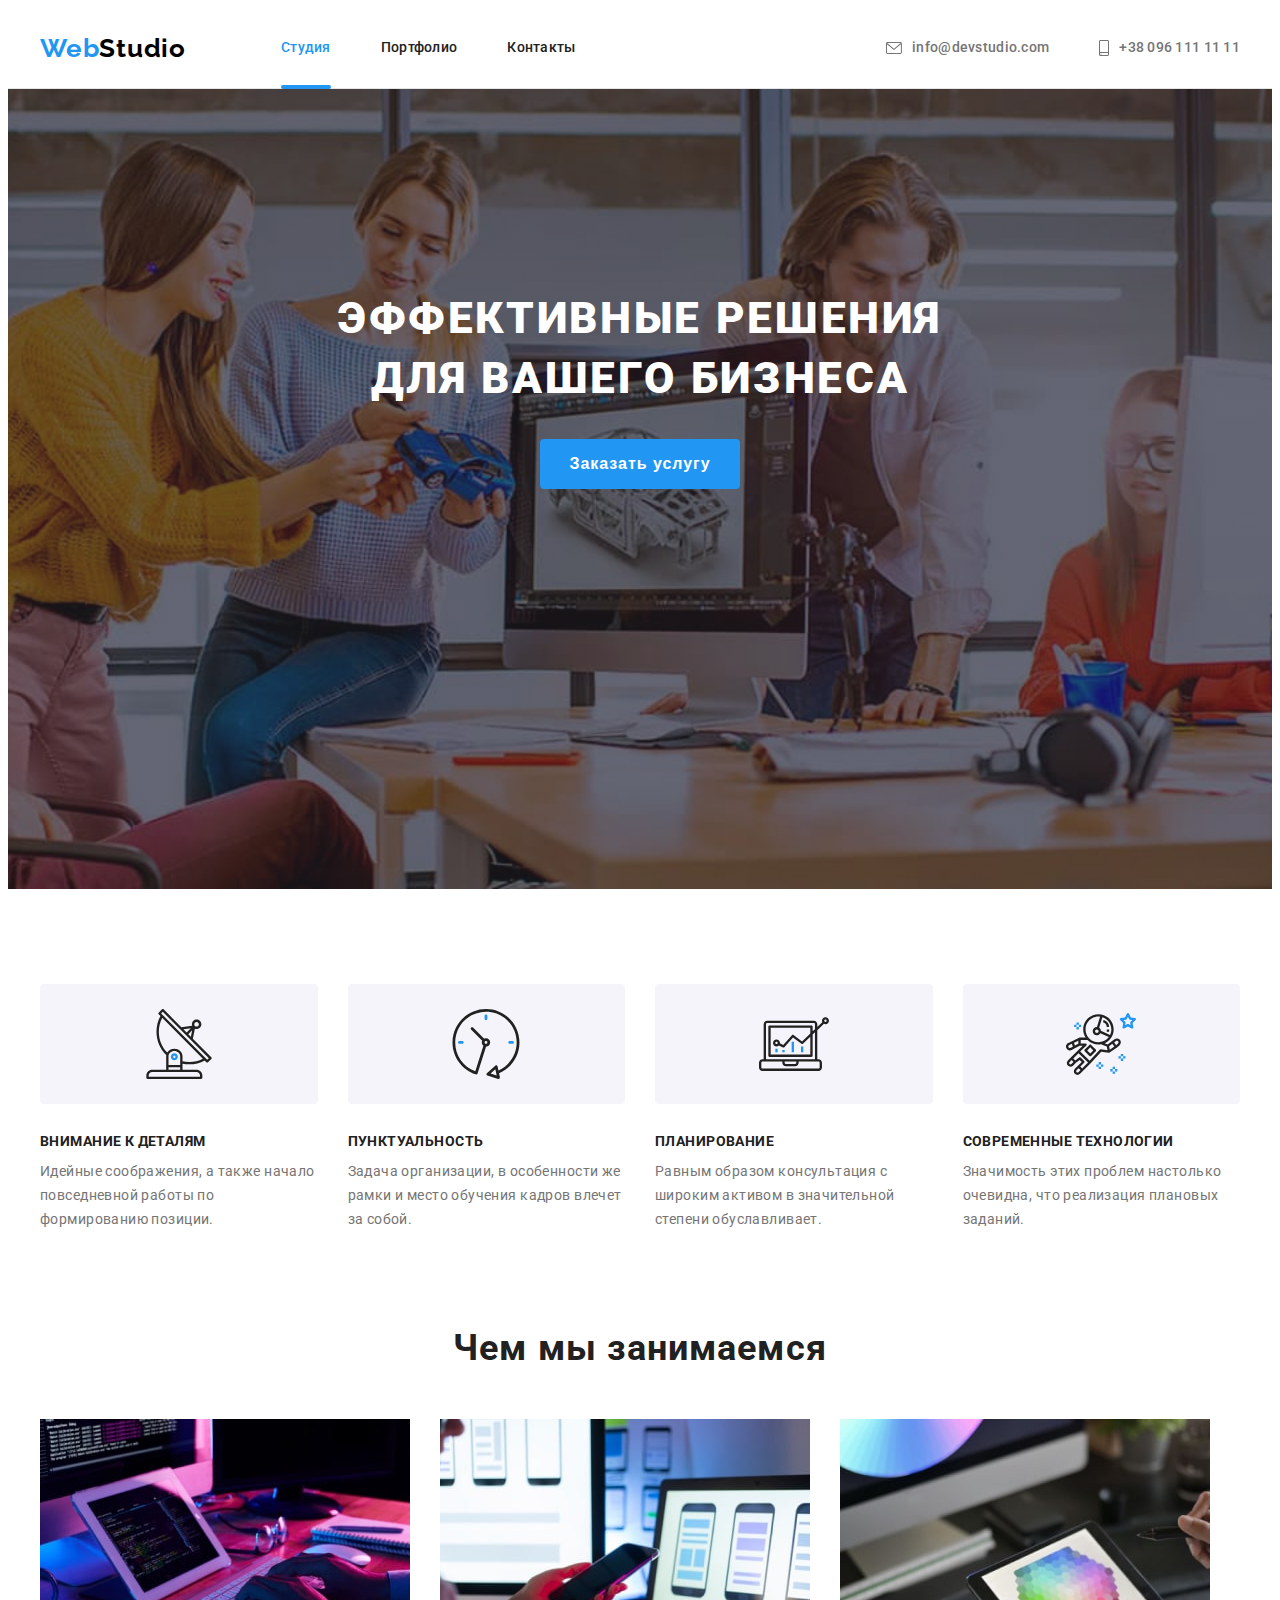
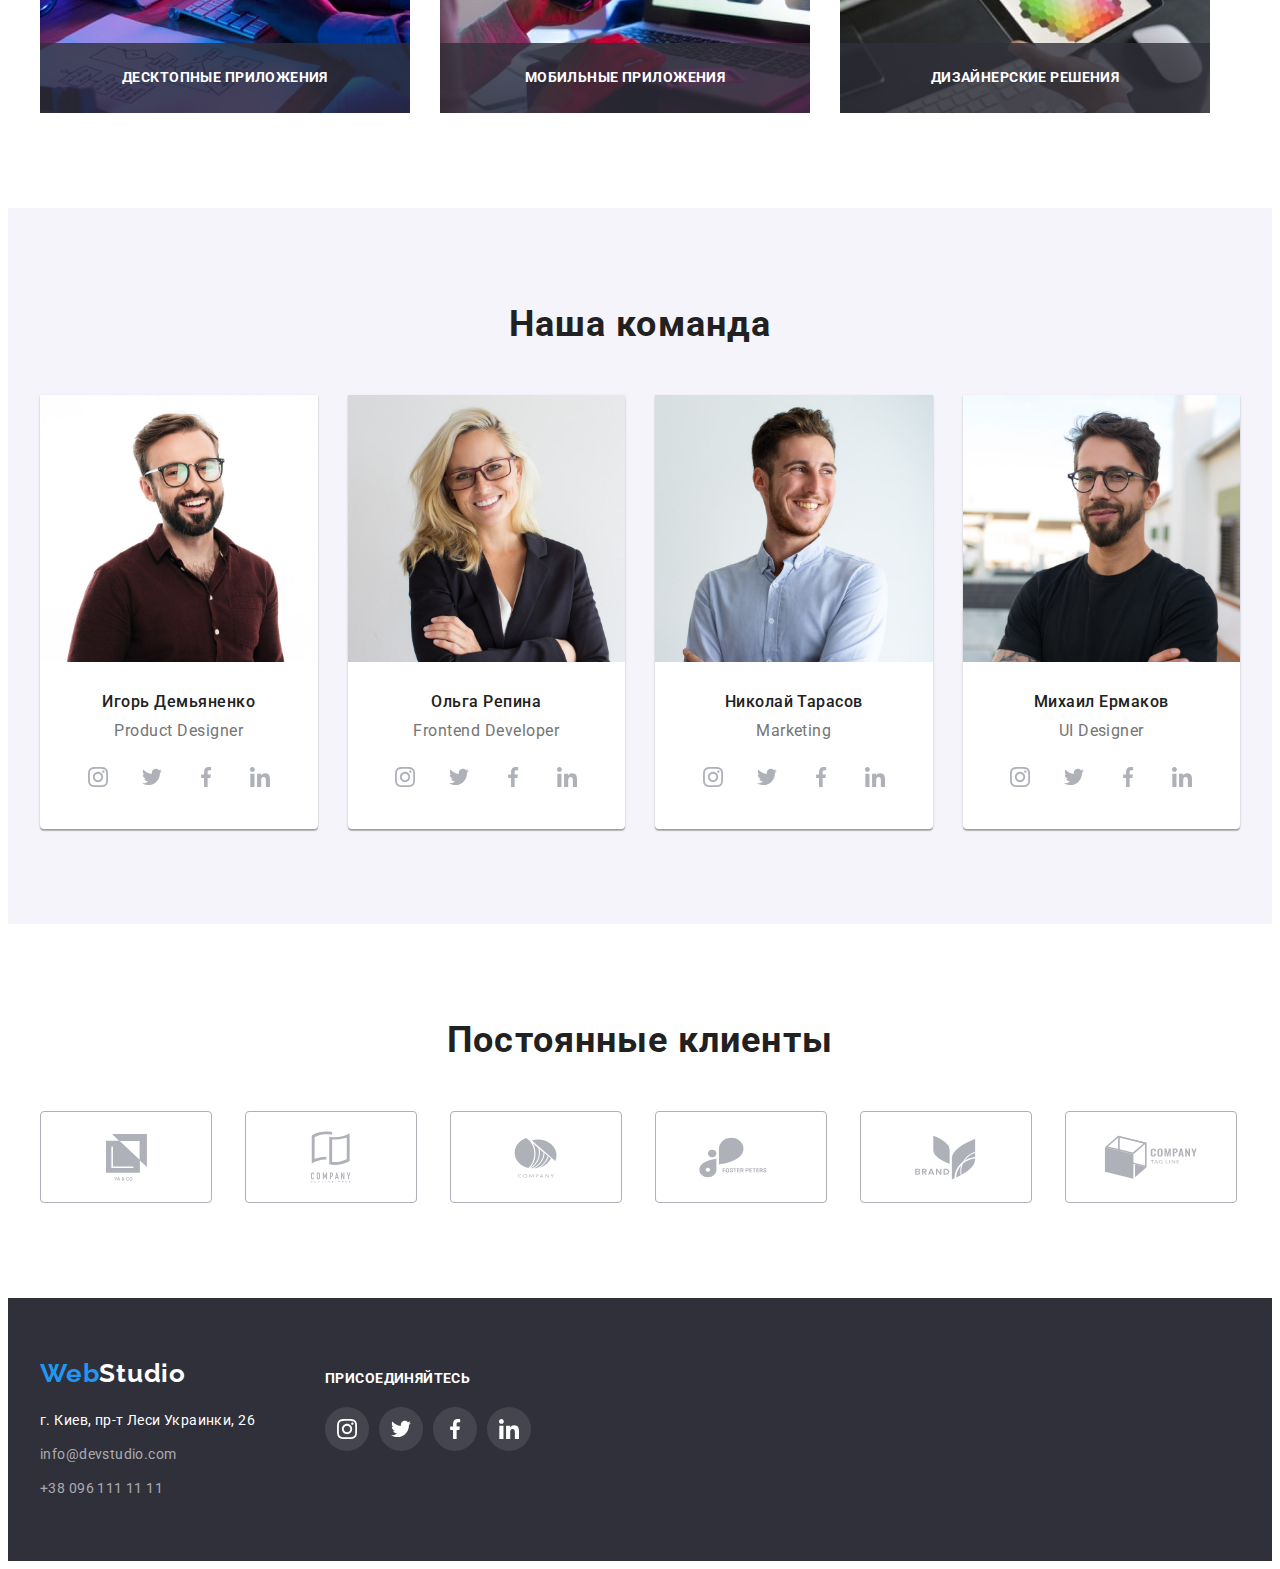
<file: index.html>
<!DOCTYPE html>
<html lang="ru">

<head>
    <meta charset="UTF-8">
    <meta http-equiv="X-UA-Compatible" content="IE=edge">
    <meta name="viewport" content="width=device-width, initial-scale=1.0">
    <title>Web Studio</title>
    <link rel="preconnect" href="https://fonts.googleapis.com">
    <link rel="preconnect" href="https://fonts.gstatic.com" crossorigin>
    <link
        href="https://fonts.googleapis.com/css2?family=Raleway:wght@700&family=Roboto:wght@400;500;700;900&display=swap"
        rel="stylesheet">
        <link rel="stylesheet" href="https://cdnjs.cloudflare.com/ajax/libs/modern-normalize/1.1.0/modern-normalize.min.css"
            integrity="sha512-wpPYUAdjBVSE4KJnH1VR1HeZfpl1ub8YT/NKx4PuQ5NmX2tKuGu6U/JRp5y+Y8XG2tV+wKQpNHVUX03MfMFn9Q=="
            crossorigin="anonymous" referrerpolicy="no-referrer" />
    <link rel="stylesheet" href="./css/styles.css">
</head>

<body>
    <!-----------------шапка сайта-------------->
    <header class="header">
        <div class="container">
        <nav class="header-navigation">
            <a lang="en" href="" class="site-logo link"> <span>Web</span>Studio</a>
            <ul class="header-list list">
                <li class="header-item">
                    <a class="header-link link current" href="./index.html">Студия</a>
                </li>
                <li class="header-item">
                    <a class="header-link link" href="./portfolio.html">Портфолио</a>
                </li>
                <li class="header-item">
                    <a class="header-link link" href="">Контакты</a>
                </li>
            </ul>
        </nav>
        <div class="header-info">
            <a class="header-mail link" href="mailto:info@devstudio.com">
                <svg class="icon-contact" width="16" height="12">
                    <use href="./images/sprite.svg#icon-envelope"></use>
                </svg>
                info@devstudio.com</a>
            <a class="header-tel link" href="tel:+380961111111">
                <svg class="icon-contact" width="10" height="16">
                    <use href="./images/sprite.svg#icon-smartphone"></use>
                </svg>
                +38 096 111 11 11</a>
        </div>
        </div>
    </header>
    <!----------------Oсновной контент---------->
    <main>
        <section class="hero">
            <div class="container hero-container">
            <h1 class="title">Эффективные решения <br> для вашего бизнеса</h1>
            <button class="center-button" type="button" data-modal-open>Заказать услугу</button>
            </div>
        </section>
<!-----------наши преимущества---------->
        <section class="our-advantages">
            <div class="container">
            <ul class="advantages-list list">
                <li class="advantages-item">
                    <div class="icon-svg">
                        <svg class="icon-advantages" width="70" height="70">
                        <use href="./images/sprite.svg#icon-antenna"></use>
                    </svg>
                </div>
                    <h3 class="advantages-title">Внимание к деталям</h3>
                    <p class="description">
                        Идейные соображения, а также
                        начало повседневной работы по
                        формированию позиции.
                    </p>
                </li>
                <li class="advantages-item">
                    <div class="icon-svg">
                        <svg class="icon-advantages" width="70" height="70">
                            <use href="./images/sprite.svg#icon-clock"></use>
                        </svg>
                    </div>
                    <h3 class="advantages-title">Пунктуальность</h3>
                    <p class="description">
                        Задача организации, в особенности
                        же рамки и место обучения кадров
                        влечет за собой.
                    </p>
                </li>
                <li class="advantages-item">
                    <div class="icon-svg">
                        <svg class="icon-advantages" width="70" height="70">
                            <use href="./images/sprite.svg#icon-diagram"></use>
                        </svg>
                    </div>
                    <h3 class="advantages-title">Планирование</h3>
                    <p class="description">
                        Равным образом консультация с
                        широким активом в значительной
                        степени обуславливает.
                    </p>
                </li>
                <li class="advantages-item">
                    <div class="icon-svg">
                        <svg class="icon-advantages" width="70" height="70">
                            <use href="./images/sprite.svg#icon-astronaut"></use>
                        </svg>
                    </div>
                    <h3 class="advantages-title">Современные технологии</h3>
                    <p class="description">
                        Значимость этих проблем настолько
                        очевидна, что реализация плановых
                        заданий.
                    </p>
                </li>
            </ul>
            </div>
        </section>
<!-----------наши навыки---------->
        <section class="our-skills">
            <div class="container">
            <h2 class="skills-title">Чем мы занимаемся</h2>
            <ul class="skills-list list">
                <li class="skills-item"><img src="./images/about/about-img-1.jpg" alt="Пишем код" width="370" height="294">
                    <h3 class="skills-text">Десктопные приложения</h3>
                </li>
                <li class="skills-item"><img src="./images/about/about-img-2.jpg" alt="Делаем для телефона" width="370" height="294">
                    <h3 class="skills-text">Мобильные приложения</h3>
                </li>
                <li class="skills-item"><img src="./images/about/about-img-3.jpg" alt="Колористика" width="370" height="294">
                    <h3 class="skills-text">Дизайнерские решения</h3>
                </li>
            </ul>
            </div>
        </section>
<!-----------наша команда---------->
        <section class="our-team">
            <div class="container">
            <h2 class="team-title">Наша команда</h2>
            <ul class="team-list list">
                <li class="item">
                    <img src="./images/team/p-designer-img-1.jpg" alt="Фото сотрудника" width="270" height="260">
                    <h3 class="name">Игорь Демьяненко</h3>
                    <p lang="en" class="tech-skill">Product Designer</p>
                    <ul class="soc-icon">
                        <li class="item-icon">
                            <a class="team-icon" href="">
                                <svg class="icon-link" width="20" height="20">
                                    <use href="./images/sprite.svg#icon-instagram"></use>
                                </svg>
                            </a>
                        </li>
                        <li class="item-icon">
                            <a class="team-icon" href="">
                                <svg class="icon-link" width="20" height="20">
                                    <use href="./images/sprite.svg#icon-twitter"></use>
                                </svg>
                            </a>
                        </li>
                        <li class="item-icon">
                            <a class="team-icon" href="">
                                <svg class="icon-link" width="20" height="20">
                                    <use href="./images/sprite.svg#icon-facebook"></use>
                                </svg>
                            </a>
                        </li>
                        <li class="item-icon">
                            <a class="team-icon" href="">
                                <svg class="icon-link" width="20" height="20">
                                    <use href="./images/sprite.svg#icon-linkedin"></use>
                                </svg>
                            </a>
                        </li>
                    </ul>
                </li>
                <li class="item">
                    <img src="./images/team/front-img-2.jpg" alt="Фото сотрудника" width="270" height="260">
                    <h3 class="name">Ольга Репина</h3>
                    <p lang="en" class="tech-skill">Frontend Developer</p>
                    <ul class="soc-icon">
                        <li class="item-icon">
                            <a class="team-icon" href="">
                                <svg class="icon-link" width="20" height="20">
                                    <use href="./images/sprite.svg#icon-instagram"></use>
                                </svg>
                            </a>
                        </li>
                        <li class="item-icon">
                            <a class="team-icon" href="">
                                <svg class="icon-link" width="20" height="20">
                                    <use href="./images/sprite.svg#icon-twitter"></use>
                                </svg>
                            </a>
                        </li>
                        <li class="item-icon">
                            <a class="team-icon" href="">
                                <svg class="icon-link" width="20" height="20">
                                    <use href="./images/sprite.svg#icon-facebook"></use>
                                </svg>
                            </a>
                        </li>
                        <li class="item-icon">
                            <a class="team-icon" href="">
                                <svg class="icon-link" width="20" height="20">
                                    <use href="./images/sprite.svg#icon-linkedin"></use>
                                </svg>
                            </a>
                        </li>
                    </ul>
                </li>
                <li class="item">
                    <img src="./images/team/m.marketing-img-3.jpg" alt="Фото сотрудника" width="270" height="260">
                    <h3 class="name">Николай Тарасов</h3>
                    <p lang="en" class="tech-skill">Marketing</p>
                    <ul class="soc-icon">
                        <li class="item-icon">
                            <a class="team-icon" href="">
                                <svg class="icon-link" width="20" height="20">
                                    <use href="./images/sprite.svg#icon-instagram"></use>
                                </svg>
                            </a>
                        </li>
                        <li class="item-icon">
                            <a class="team-icon" href="">
                                <svg class="icon-link" width="20" height="20">
                                    <use href="./images/sprite.svg#icon-twitter"></use>
                                </svg>
                            </a>
                        </li>
                        <li class="item-icon">
                            <a class="team-icon" href="">
                                <svg class="icon-link" width="20" height="20">
                                    <use href="./images/sprite.svg#icon-facebook"></use>
                                </svg>
                            </a>
                        </li>
                        <li class="item-icon">
                            <a class="team-icon" href="">
                                <svg class="icon-link" width="20" height="20">
                                    <use href="./images/sprite.svg#icon-linkedin"></use>
                                </svg>
                            </a>
                        </li>
                    </ul>
                </li>
                <li class="item">
                    <img src="./images/team/ui-designer-img-4.jpg" alt="Фото сотрудника" width="270" height="260">
                    <h3 class="name">Михаил Ермаков</h3>
                    <p lang="en" class="tech-skill">UI Designer</p>
                    <ul class="soc-icon">
                        <li class="item-icon">
                            <a class="team-icon" href="">
                                <svg class="icon-link" width="20" height="20">
                                    <use href="./images/sprite.svg#icon-instagram"></use>
                                </svg>
                            </a>
                        </li>
                        <li class="item-icon">
                            <a class="team-icon" href="">
                                <svg class="icon-link" width="20" height="20">
                                    <use href="./images/sprite.svg#icon-twitter"></use>
                                </svg>
                            </a>
                        </li>
                        <li class="item-icon">
                            <a class="team-icon" href="">
                                <svg class="icon-link" width="20" height="20">
                                    <use href="./images/sprite.svg#icon-facebook"></use>
                                </svg>
                            </a>
                        </li>
                        <li class="item-icon">
                            <a class="team-icon" href="">
                                <svg class="icon-link" width="20" height="20">
                                    <use href="./images/sprite.svg#icon-linkedin"></use>
                                </svg>
                            </a>
                        </li>
                    </ul>
                </li>
            </ul>
            </div>
        </section>
<!------------------------------- regular clients ----------------------------->
        <section class="page-clients">
            <div class="container">
                <h2 class="clients-title">Постоянные клиенты</h2>
                <ul class="clients-list list">
                    <li class="clients-item">
                        <a class="clients-icon" href="">
                            <div class="clients-svg">
                            <svg class="clients-link" width="41" height="47">
                                <use href="./images/sprite.svg#icon-group-1"></use>
                            </svg>
                            </div>
                        </a>
                    </li>
                    <li class="clients-item">
                        <a class="clients-icon" href="">
                            <div class="clients-svg">
                            <svg class="clients-link" width="40" height="52">
                                <use href="./images/sprite.svg#icon-group-2"></use>
                            </svg>
                            </div>
                        </a>
                    </li>
                    <li class="clients-item">
                        <a class="clients-icon" href="">
                            <div class="clients-svg">
                            <svg class="clients-link" width="43" height="41">
                                <use href="./images/sprite.svg#icon-group-3"></use>
                            </svg>
                            </div>
                        </a>
                    </li>
                    <li class="clients-item">
                        <a class="clients-icon" href="">
                            <div class="clients-svg">
                            <svg class="clients-link" width="84" height="41">
                                <use href="./images/sprite.svg#icon-group-4"></use>
                            </svg>
                            </div>
                        </a>
                    </li>
                    <li class="clients-item">
                        <a class="clients-icon" href="">
                            <div class="clients-svg">
                            <svg class="clients-link" width="63" height="45">
                                <use href="./images/sprite.svg#icon-group-5"></use>
                            </svg>
                            </div>
                        </a>
                    </li>
                    <li class="clients-item">
                        <a class="clients-icon" href="">
                            <div class="clients-svg">
                            <svg class="clients-link" width="94" height="44">
                                <use href="./images/sprite.svg#icon-group-6"></use>
                            </svg>
                            </div>
                        </a>
                    </li>
                </ul>
            </div>
        </section>
    </main>
<!------------------------------- подвал сайта ------------------------------->
    <footer class="footer">
        <div class="container">
            <div class="container-address">
<!------------------------------- left-hand side ------------------------------>
<div class="address">
        <a lang="en" href="" class="footer-site-logo link"> <span>Web</span>Studio</a>
        <address>
            <ul class="address-list list">
                <li><a class="address-city link" href="https://goo.gl/maps/S4capbAonis65CzF8" target="blank"
                        rel="noopener noreferrer">г. Киев,
                        пр-т Леси Украинки, 26</a></li>
                <li class="mail"><a class="address-link link" href="mailto:info@devstudio.com">info@devstudio.com</a></li>
                <li><a class="address-link link" href="tel:+380961111111">+38 096 111 11 11</a></li>
            </ul>
        </address>
        </div>
<!------------------------------- Central side --------------------------------->
<div class="social-link">
    <b class="join-in">присоединяйтесь</b>
    <ul class="social-icon">
        <li class="social-item-icon">
            <a class="social-link-icon" href="">
                <svg class="icon-link" width="20" height="20">
                    <use href="./images/sprite.svg#icon-instagram"></use>
                </svg>
            </a>
        </li>
        <li class="social-item-icon">
            <a class="social-link-icon" href="">
                <svg class="icon-link" width="20" height="20">
                    <use href="./images/sprite.svg#icon-twitter"></use>
                </svg>
            </a>
        </li>
        <li class="social-item-icon">
            <a class="social-link-icon" href="">
                <svg class="icon-link" width="20" height="20">
                    <use href="./images/sprite.svg#icon-facebook"></use>
                </svg>
            </a>
        </li>
        <li class="social-item-icon">
            <a class="social-link-icon" href="">
                <svg class="icon-link" width="20" height="20">
                    <use href="./images/sprite.svg#icon-linkedin"></use>
                </svg>
            </a>
        </li>
    </ul>
</div>
<!------------------------------- Right side ----------------------------------->
<div class=""></div>
        </div>
        </div>
    </footer>

    <div class="backdrop is-hidden" data-modal>
        <div class="modal">
            <button type="button" class="btn-icon" data-modal-close>
                <svg class="modal-icon" width="11" height="11">
                    <use href="./images/sprite.svg#icon-vector"></use>
                </svg>
            </button>
        </div>
    </div>
    <script src="./js/modal.js"></script>

</body>

</html>
</file>
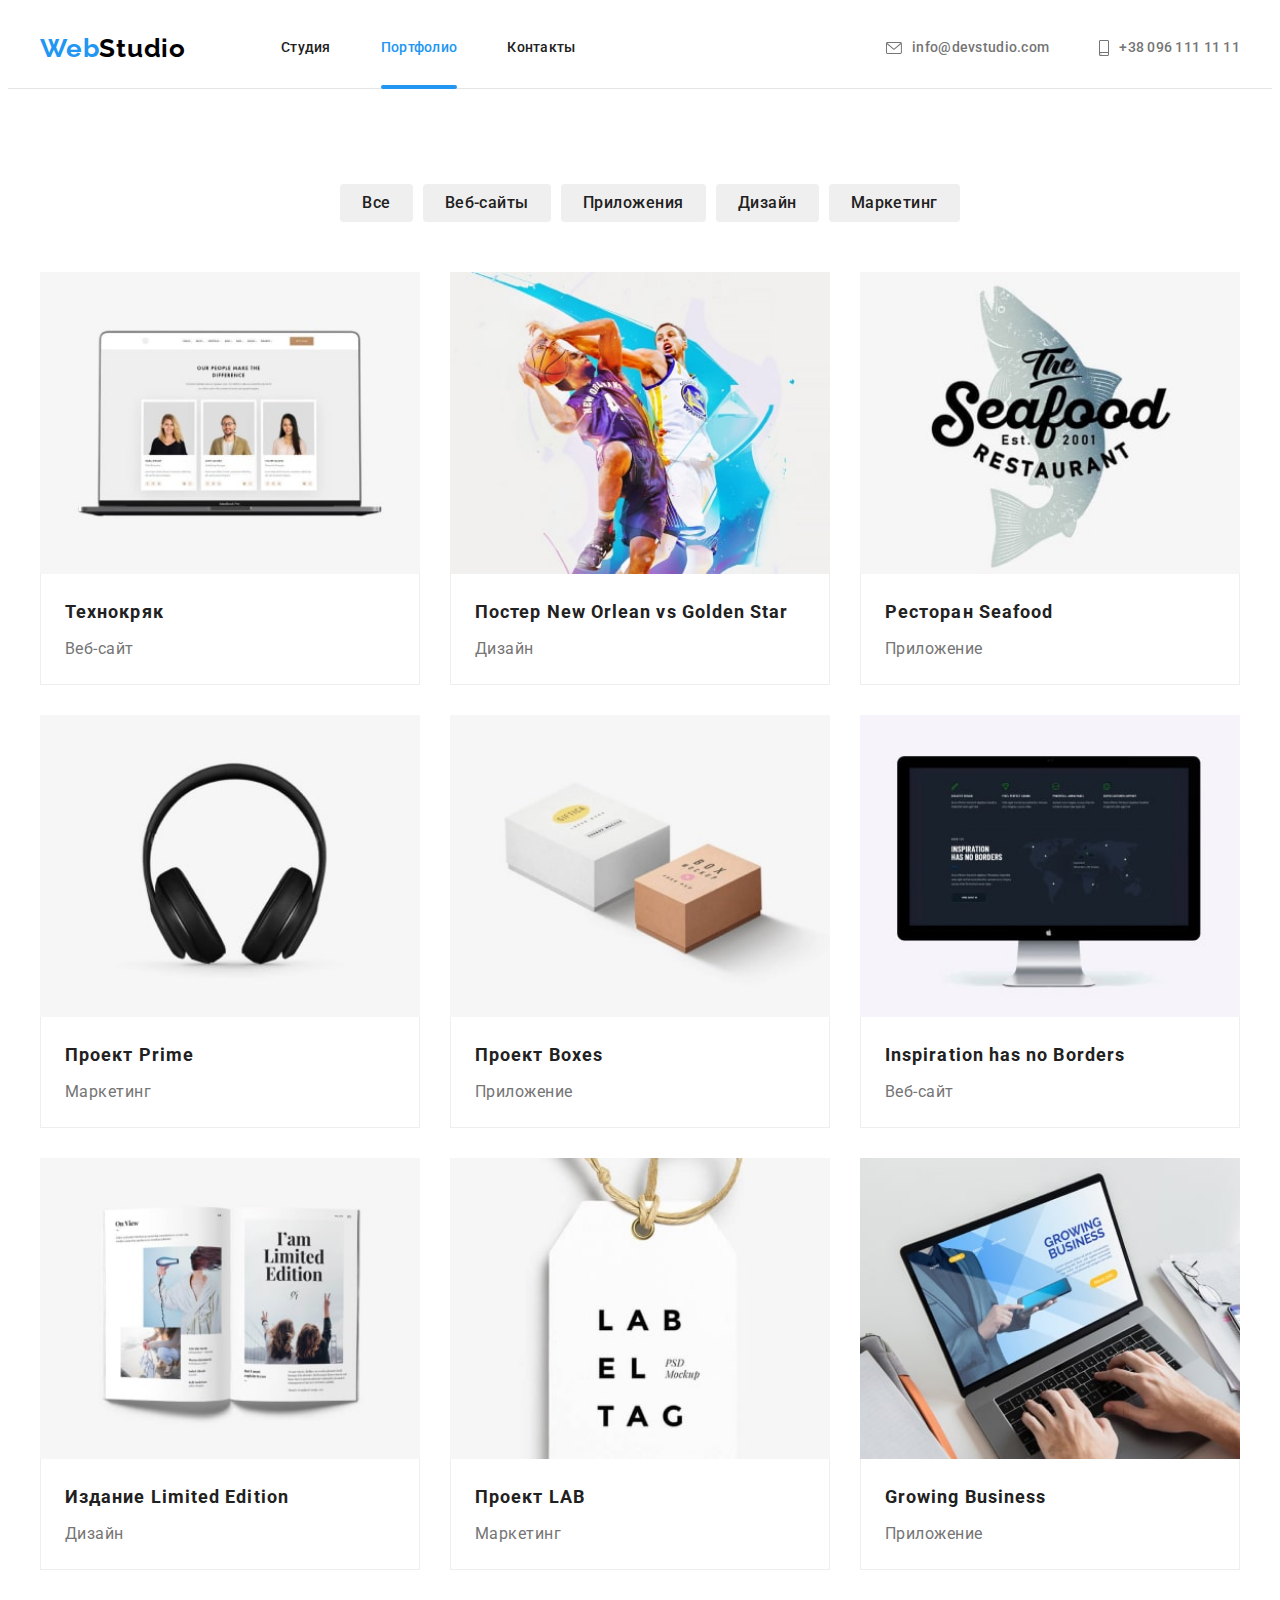
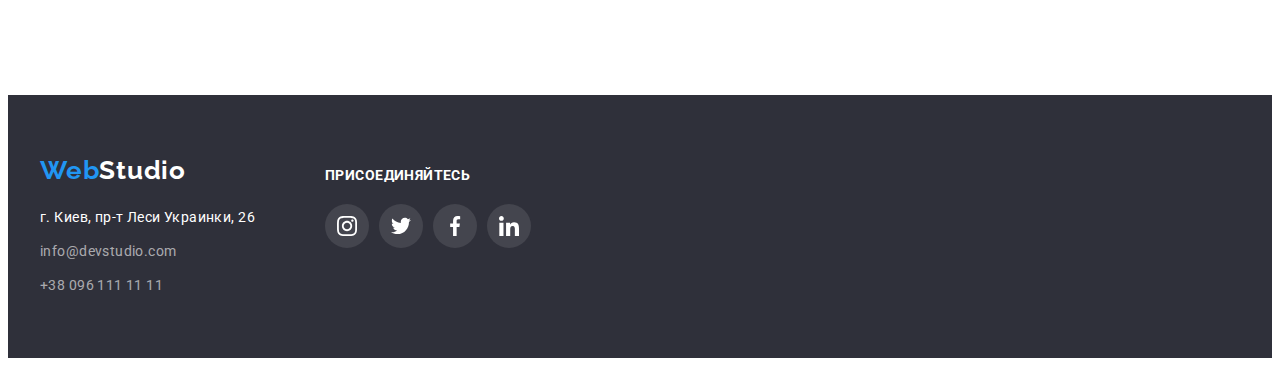
<file: portfolio.html>
<!DOCTYPE html>
<html lang="ru">

<head>
    <meta charset="UTF-8">
    <meta http-equiv="X-UA-Compatible" content="IE=edge">
    <meta name="viewport" content="width=device-width, initial-scale=1.0">
    <title>Web Studio/Porfolio</title>
    <link rel="preconnect" href="https://fonts.googleapis.com">
    <link rel="preconnect" href="https://fonts.gstatic.com" crossorigin>
    <link
        href="https://fonts.googleapis.com/css2?family=Raleway:wght@700&family=Roboto:wght@400;500;700;900&display=swap"
        rel="stylesheet">
        <link rel="stylesheet" href="https://cdnjs.cloudflare.com/ajax/libs/modern-normalize/1.1.0/modern-normalize.min.css"
            integrity="sha512-wpPYUAdjBVSE4KJnH1VR1HeZfpl1ub8YT/NKx4PuQ5NmX2tKuGu6U/JRp5y+Y8XG2tV+wKQpNHVUX03MfMFn9Q=="
            crossorigin="anonymous" referrerpolicy="no-referrer" />
    <link rel="stylesheet" href="./css/styles.css">
</head>

<body>
    <!----------------------шапка сайта-------------->
    <header class="header">
        <div class="container">
        <nav class="header-navigation">
            <a lang="en" href="" class="site-logo link"> <span>Web</span>Studio</a>
            <ul class="header-list list">
                <li class="header-item">
                    <a class="header-link link" href="./index.html">Студия</a>
                </li>
                <li class="header-item">
                    <a class="header-link link current" href="./portfolio.html">Портфолио</a>
                </li>
                <li class="header-item">
                    <a class="header-link link" href="">Контакты</a>
                </li>
            </ul>
        </nav>
        <div class="header-info">
            <a class="header-mail link" href="mailto:info@devstudio.com">
                <svg class="icon-contact" width="16" height="12">
                    <use href="./images/sprite.svg#icon-envelope"></use>
                </svg>
                info@devstudio.com</a>
            <a class="header-tel link" href="tel:+380961111111">
                <svg class="icon-contact" width="10" height="16">
                    <use href="./images/sprite.svg#icon-smartphone"></use>
                </svg>
                +38 096 111 11 11</a>
        </div>
        </div>
    </header>
    <!--Oсновной контент-->
    <main>
        <!---------------------фильтры-------------->
        <section class="portfolio">
            <div class="container filter-list">
                <ul class="portfolio-list list">
                    <li class="filter-item"><button class="filter-button" type="button">Все</button></li>
                    <li class="filter-item"><button class="filter-button" type="button">Веб-сайты</button></li>
                    <li class="filter-item"><button class="filter-button" type="button">Приложения</button></li>
                    <li class="filter-item"><button class="filter-button" type="button">Дизайн</button></li>
                    <li class="filter-item"><button class="filter-button" type="button">Маркетинг</button></li>
                </ul>
            </div>
            <!---------------портфолио------------->
            <div class="container">
                <ul class="portfolio-list list">
                    <li class="portfolio-item">
                        <a class="portfolio-link link" href="">
                            <div class="exemple-photo">
                            <img src="./images/projects/notebook.jpg" alt="ноутбук" width="370" height="294">
                            <p class="text">Технокряк это современная площадка распространения коронавируса. Компании используют эту платформу для цифрового
                            шпионажа и атак на защищённые сервера конкурентов.</p>
                            </div>
                            <div class="exemple-description">
                            <h3 class="title-name">Технокряк</h3>
                            <p class="filter">Веб-сайт</p>
                            </div>
                        </a>
                    </li>
                    <li class="portfolio-item">
                        <a class="portfolio-link link" href="">
                            <div class="exemple-photo">
                            <img src="./images/projects/basket.jpg" alt="баскетбол" width="370" height="294">
                            <p class="text">Технокряк это современная площадка распространения коронавируса. Компании используют эту платформу для цифрового
                            шпионажа и атак на защищённые сервера конкурентов.</p>
                            </div>
                            <div class="exemple-description">
                            <h3 class="title-name">Постер New Orlean vs Golden Star</h3>
                            <p class="filter">Дизайн</p>
                            </div>
                        </a>
                    </li>
                    <li class="portfolio-item">
                        <a class="portfolio-link link" href="">
                            <div class="exemple-photo">
                            <img src="./images/projects/logoapp.jpg" alt="лого ресторана" width="370" height="294">
                            <p class="text">Технокряк это современная площадка распространения коронавируса. Компании используют эту платформу для цифрового
                            шпионажа и атак на защищённые сервера конкурентов.</p>
                            </div>
                            <div class="exemple-description">
                            <h3 class="title-name">Ресторан Seafood</h3>
                            <p class="filter">Приложение</p>
                            </div>
                        </a>
                    </li>
                    <li class="portfolio-item">
                        <a class="portfolio-link link" href="">
                            <div class="exemple-photo">
                            <img src="./images/projects/headphones.jpg" alt="наушники" width="370" height="294">
                            <p class="text">Технокряк это современная площадка распространения коронавируса. Компании используют эту платформу для цифрового
                            шпионажа и атак на защищённые сервера конкурентов.</p>
                            </div>
                            <div class="exemple-description">
                            <h3 class="title-name">Проект Prime</h3>
                            <p class="filter">Маркетинг</p>
                            </div>
                        </a>
                    </li>
                    <li class="portfolio-item">
                        <a class="portfolio-link link" href="">
                            <div class="exemple-photo">
                            <img src="./images/projects/boxes.jpg" alt="короба" width="370" height="294">
                            <p class="text">Технокряк это современная площадка распространения коронавируса. Компании используют эту платформу для цифрового
                            шпионажа и атак на защищённые сервера конкурентов.</p>
                            </div>
                            <div class="exemple-description">
                            <h3 class="title-name">Проект Boxes</h3>
                            <p class="filter">Приложение</p>
                            </div>
                        </a>
                    </li>
                    <li class="portfolio-item">
                        <a class="portfolio-link link" href="">
                            <div class="exemple-photo">
                            <img src="./images/projects/desk.jpg" alt="монитор" width="370" height="294">
                            <p class="text">Технокряк это современная площадка распространения коронавируса. Компании используют эту платформу для цифрового
                            шпионажа и атак на защищённые сервера конкурентов.</p>
                            </div>
                            <div class="exemple-description">
                            <h3 class="title-name">Inspiration has no Borders</h3>
                            <p class="filter">Веб-сайт</p>
                            </div>
                        </a>
                    </li>
                    <li class="portfolio-item">
                        <a class="portfolio-link link" href="">
                            <div class="exemple-photo">
                            <img src="./images/projects/book.jpg" alt="журнал" width="370" height="294">
                            <p class="text">Технокряк это современная площадка распространения коронавируса. Компании используют эту платформу для цифрового
                            шпионажа и атак на защищённые сервера конкурентов.</p>
                            </div>
                            <div class="exemple-description">
                            <h3 class="title-name">Издание Limited Edition</h3>
                            <p class="filter">Дизайн</p>
                            </div>
                        </a>
                    </li>
                    <li class="portfolio-item">
                        <a class="portfolio-link link" href="">
                            <div class="exemple-photo">
                            <img src="./images/projects/label.jpg" alt="этикетка" width="370" height="294">
                            <p class="text">Технокряк это современная площадка распространения коронавируса. Компании используют эту платформу для цифрового
                            шпионажа и атак на защищённые сервера конкурентов.</p>
                            </div>
                            <div class="exemple-description">
                            <h3 class="title-name">Проект LAB</h3>
                            <p class="filter">Маркетинг</p>
                            </div>
                        </a>
                    </li>
                    <li class="portfolio-item">
                        <a class="portfolio-link link" href="">
                            <div class="exemple-photo">
                            <img src="./images/projects/laptop.jpg" alt="нэтбук" width="370" height="294">
                            <p class="text">Технокряк это современная площадка распространения коронавируса. Компании используют эту платформу для цифрового
                            шпионажа и атак на защищённые сервера конкурентов.</p>
                            </div>
                            <div class="exemple-description">
                            <h3 class="title-name">Growing Business</h3>
                            <p class="filter">Приложение</p>
                            </div>
                        </a>
                    </li>

                </ul>
            </div>
        </section>
    </main>
    <!-----------------подвал сайта---------------->
    <footer class="footer">
        <div class="container">
            <div class="container-address">
                <!------------------------------- left-hand side ------------------------------>
                <div class="address">
                    <a lang="en" href="" class="footer-site-logo link"> <span>Web</span>Studio</a>
                    <address>
                        <ul class="address-list list">
                            <li><a class="address-city link" href="https://goo.gl/maps/S4capbAonis65CzF8" target="blank"
                                    rel="noopener noreferrer">г. Киев,
                                    пр-т Леси Украинки, 26</a></li>
                            <li class="mail"><a class="address-link link"
                                    href="mailto:info@devstudio.com">info@devstudio.com</a></li>
                            <li><a class="address-link link" href="tel:+380961111111">+38 096 111 11 11</a></li>
                        </ul>
                    </address>
                </div>
                <!------------------------------- Central side --------------------------------->
                <div class="social-link">
                    <b class="join-in">присоединяйтесь</b>
                    <ul class="social-icon">
                        <li class="social-item-icon">
                            <a class="social-link-icon" href="">
                                <svg class="icon-link" width="20" height="20">
                                    <use href="./images/sprite.svg#icon-instagram"></use>
                                </svg>
                            </a>
                        </li>
                        <li class="social-item-icon">
                            <a class="social-link-icon" href="">
                                <svg class="icon-link" width="20" height="20">
                                    <use href="./images/sprite.svg#icon-twitter"></use>
                                </svg>
                            </a>
                        </li>
                        <li class="social-item-icon">
                            <a class="social-link-icon" href="">
                                <svg class="icon-link" width="20" height="20">
                                    <use href="./images/sprite.svg#icon-facebook"></use>
                                </svg>
                            </a>
                        </li>
                        <li class="social-item-icon">
                            <a class="social-link-icon" href="">
                                <svg class="icon-link" width="20" height="20">
                                    <use href="./images/sprite.svg#icon-linkedin"></use>
                                </svg>
                            </a>
                        </li>
                    </ul>
                </div>
                <!------------------------------- Right side ----------------------------------->
                <div class=""></div>
            </div>
        </div>
    </footer>
    
    </body>

</html>
</file>
<file: css/styles.css>
:root {
  --main-title-color: #ffffff;
  --secondary-title-color: #212121;
  --main-text-color: #757575;
  --secondary-text-color: #ffffff99;
  --accent-color: #2196f3;
  --card-shadow: 0px 2px 1px -1px rgba(0, 0, 0, 0.2),
    0px 1px 1px 0px rgba(0, 0, 0, 0.14), 0px 1px 3px 0px rgba(0, 0, 0, 0.12);
}

body {
  font-family: "Roboto", sans-serif;
}

p,
h1,
h2,
h3,
h4,
h5,
h6 {
  margin-top: 0;
  margin-bottom: 0;
}

ul {
  margin: 0;
  padding: 0;
  list-style: none;
}

img {
  display: block;
  width: 100%;
  height: auto;
}

button {
  cursor: pointer;
}

.site-logo {
  font-family: Raleway, sans-serif;
  font-weight: bold;
  font-size: 26px;
  line-height: 1.19;
  letter-spacing: 0.03em;
  color: #000000;
}
span {
  color: var(--accent-color);
}

.list {
  list-style: none;
}

.link {
  text-decoration: none;
}

/*-----------------шапка сайта--------------*/

.container {
  display: block;
  width: 1200px;
  margin: 0 auto;
  padding-left: 15px;
  padding-right: 15px;
}

.header {
  background-color: var(--main-title-color);
  border-bottom: 1px solid #e5e5e5;
}

.header .container {
  display: flex;
  align-items: center;
}

.site-logo {
  display: flex;
  margin-right: 95px;
}

.header-navigation {
  display: flex;
  align-items: center;
}

.header-list {
  display: flex;
  margin: 0;
  padding: 0;
}

.header-item:not(:last-child) {
  margin-right: 50px;
}

.header-link {
  position: relative;
  display: block;
  font-weight: 500;
  font-size: 14px;
  line-height: 1.14;
  letter-spacing: 0.02em;
  color: var(--secondary-title-color);
  padding-top: 32px;
  padding-bottom: 32px;
  transition: color 250ms cubic-bezier(0.4, 0, 0.2, 1);
}

.header-link.link.current {
  color: var(--accent-color);
}

.header-link.link.current::after {
  position: absolute;
  content: "";
  width: 100%;
  height: 4px;
  left: 0;
  bottom: -1px;
  background-color: var(--accent-color);
  border-radius: 2px;
}

.header-info {
  display: flex;
  align-items: center;
  margin-left: auto;
}

.icon-contact {
  fill: currentColor;
  margin-right: 10px;
}

.header-mail {
  margin-right: 50px;
}

.header-mail,
.header-tel {
  display: flex;
  align-items: center;
  font-weight: 500;
  font-size: 14px;
  line-height: 1.14;
  letter-spacing: 0.02em;
  color: var(--main-text-color);
  padding-top: 32px;
  padding-bottom: 32px;
  transition: color 250ms cubic-bezier(0.4, 0, 0.2, 1);
}

.header-mail:hover,
.header-mail:focus,
.header-tel:hover,
.header-tel:focus {
  color: var(--accent-color);
}

/*------------Oсновной контент----------*/

.hero {
  max-width: 1600px;
  height: 600px;
  margin-left: auto;
  margin-right: auto;
  padding-top: 200px;
  background-color: #2f303a;
  background-image: linear-gradient(
      to right,
      rgba(47, 48, 58, 0.4),
      rgba(47, 48, 58, 0.4)
    ),
    url(../images/hero-foto.jpg);
  background-repeat: no-repeat;
  background-position: center;
  background-size: cover;
}

.hero-container {
  display: block;
}

.title {
  display: block;
  font-weight: 900;
  font-size: 44px;
  line-height: 1.36;
  text-align: center;
  letter-spacing: 0.06em;
  text-transform: uppercase;
  color: var(--main-title-color);
  margin-bottom: 30px;
}

.center-button {
  width: 200px;
  height: 50px;
  border-radius: 4px;
  font-weight: bold;
  font-size: 16px;
  line-height: 1.88;
  display: block;
  letter-spacing: 0.06em;
  color: var(--main-title-color);
  background-color: var(--accent-color);
  margin: 0 auto;
  border: none;
}

/*---------------наши преимущества-----------------*/

.our-advantages {
  background-color: var(--main-title-color);
  padding-top: 95px;
  padding-bottom: 95px;
}

.advantages-list {
  display: flex;
  justify-content: center;
  margin-right: -30px;
}

.advantages-list > .advantages-item {
  flex-basis: calc(100% / 4 - 30px);
  margin-right: 30px;
}

.icon-svg {
  display: flex;
  justify-content: center;
  align-items: center;
  margin-bottom: 30px;
  width: 100%;
  height: 120px;
  background-color: #f5f4fa;
  border-radius: 4px;
}

.advantages-title {
  font-weight: bold;
  font-size: 14px;
  line-height: 1.14;
  letter-spacing: 0.03em;
  text-transform: uppercase;
  color: var(--secondary-title-color);
  margin-top: 30px;
  margin-bottom: 10px;
}

.description {
  font-weight: normal;
  font-size: 14px;
  line-height: 1.71;
  letter-spacing: 0.03em;
  color: var(--main-text-color);
}

/*---------------наши навыки-----------------*/

.our-skills {
  background-color: var(--main-title-color);
  padding-bottom: 95px;
}

.skills-list {
  display: flex;
  padding: 0;
}

.skills-item:not(:last-child) {
  margin-right: 30px;
}

.skills-title {
  font-weight: bold;
  font-size: 36px;
  line-height: 1.17;
  text-align: center;
  letter-spacing: 0.03em;
  color: var(--secondary-title-color);
  margin-bottom: 50px;
}

.our-skills .skills-item {
  position: relative;
}

.our-skills .skills-text {
  position: absolute;
  bottom: 0;
  width: 100%;
  background: rgba(47, 48, 58, 0.8);
  font-weight: bold;
  font-size: 14px;
  line-height: 1.14;
  text-align: center;
  letter-spacing: 0.03em;
  text-transform: uppercase;
  color: #fff;
  padding-top: 27px;
  padding-bottom: 27px;
  margin: 0;
}

/*-----------наша команда----------*/
.our-team {
  background: #f5f4fa;
  padding-top: 95px;
  padding-bottom: 95px;
  margin: 0 auto;
}

.team-list {
  display: flex;
  margin-right: -30px;
  padding: 0;
  flex-wrap: wrap;
}

.team-list > .item {
  background-color: #fff;
  flex-basis: calc(100% / 4 - 30px);
  margin-right: 30px;
  box-shadow: 0px 2px 1px rgb(0 0 0 / 20%), 0px 1px 1px rgb(0 0 0 / 14%),
    0px 1px 3px rgb(0 0 0 / 12%);
  border-radius: 0px 0px 4px 4px;
  padding-bottom: 30px;
}

.team-title {
  font-weight: bold;
  font-size: 36px;
  line-height: 1.17;
  text-align: center;
  letter-spacing: 0.03em;
  color: var(--secondary-title-color);
  margin-bottom: 50px;
}

.name {
  font-weight: 500;
  font-size: 16px;
  line-height: 1.19;
  text-align: center;
  letter-spacing: 0.03em;
  color: var(--secondary-title-color);
  margin-top: 30px;
  margin-bottom: 10px;
}

.tech-skill {
  font-weight: normal;
  font-size: 16px;
  line-height: 1.19;
  text-align: center;
  letter-spacing: 0.03em;
  color: var(--main-text-color);
  margin-bottom: 15px;
}

.our-team .soc-icon {
  display: flex;
  justify-content: center;
}

.soc-icon > .item-icon:not(:last-child) {
  margin-right: 10px;
}

.item-icon {
  width: 44px;
  height: 44px;
  border-radius: 50%;
}

.team-icon {
  display: flex;
  padding: 12px;
  border-radius: 50%;
  fill: #afb1b8;
  justify-content: center;
  transition: background-color 250ms cubic-bezier(0.4, 0, 0.2, 1),
    fill 250ms cubic-bezier(0.4, 0, 0.2, 1);
}

.team-icon:hover,
.team-icon:focus {
  background-color: var(--accent-color);
  fill: #fff;
}

/* -----------------regular clients------------------ */

.page-clients {
  background-color: var(--main-title-color);
  padding-top: 95px;
  padding-bottom: 95px;
}

.clients-list {
  display: flex;
  margin-right: -30px;
  flex-wrap: wrap;
}

.clients-list > .clients-item:not(:last-child) {
  flex-basis: calc(100% / 6 - 30px);
  margin-right: 30px;
}

.clients-title {
  font-weight: bold;
  font-size: 36px;
  line-height: 1.17;
  text-align: center;
  letter-spacing: 0.03em;
  color: var(--secondary-title-color);
  margin-bottom: 50px;
}

.clients-svg {
  display: flex;
  justify-content: center;
  align-items: center;
  width: 170px;
  height: 90px;
  border: 1px solid #afb1b8;
  border-radius: 4px;
  transition: fill 250ms cubic-bezier(0.4, 0, 0.2, 1),
    border-color 250ms cubic-bezier(0.4, 0, 0.2, 1);
}

.clients-icon {
  fill: #afb1b8;
  transition: fill 250ms cubic-bezier(0.4, 0, 0.2, 1),
    border-color 250ms cubic-bezier(0.4, 0, 0.2, 1);
}

.clients-icon:hover,
.clients-icon:focus,
.clients-svg:hover,
.clients-svg:focus {
  fill: var(--accent-color);
  border-color: #2196f3;
}

/*-----------------подвал сайта------------------*/

.footer {
  background-color: #2f303a;
  padding-top: 60px;
  padding-bottom: 60px;
}

.container-address {
  display: flex;
}

.footer-site-logo {
  font-family: Raleway, sans-serif;
  font-weight: bold;
  font-size: 26px;
  line-height: 1.19;
  letter-spacing: 0.03em;
  color: var(--main-title-color);
}

.address-list {
  padding: 20px 0 0 0;
}

.mail {
  padding-top: 10px;
  padding-bottom: 10px;
}

.address-city {
  font-style: normal;
  font-weight: normal;
  font-size: 14px;
  line-height: 1.71;
  letter-spacing: 0.03em;
  color: var(--main-title-color);
  transition: color 250ms cubic-bezier(0.4, 0, 0.2, 1);
}

.address-city:hover,
.address-city:focus {
  color: var(--accent-color);
}

.address-link {
  font-style: normal;
  font-weight: normal;
  font-size: 14px;
  line-height: 1.71;
  letter-spacing: 0.03em;
  color: rgba(255, 255, 255, 0.6);
  transition: color 250ms cubic-bezier(0.4, 0, 0.2, 1);
}

.address-link:hover,
.address-link:focus {
  color: var(--accent-color);
}

.social-link {
  margin-left: 70px;
  margin-top: 10px;
  margin-right: 90px;
}

.social-link .join-in {
  text-transform: uppercase;
  display: inline-block;
  margin-bottom: 20px;
  font-weight: 700;
  font-size: 14px;
  line-height: 1.14;
  letter-spacing: 0.03em;
  color: #fff;
}

.footer .social-icon {
  display: flex;
  justify-content: center;
}

.social-icon > .social-item-icon:not(:last-child) {
  margin-right: 10px;
}

.social-item-icon {
  width: 44px;
  height: 44px;
  border-radius: 50%;
}

.social-link-icon {
  display: flex;
  padding: 12px;
  border-radius: 50%;
  background-color: #44454e;
  fill: #fff;
  justify-content: center;
  transition: background-color 250ms cubic-bezier(0.4, 0, 0.2, 1),
    fill 250ms cubic-bezier(0.4, 0, 0.2, 1);
}

.social-link-icon:hover,
.social-link-icon:focus {
  background-color: var(--accent-color);
  fill: #fff;
}

/*--------------портфолио-----------------*/

.portfolio {
  margin: 0 auto;
  padding-top: 95px;
  padding-bottom: 95px;
  background-color: var(--main-title-color);
}

.filter-list {
  display: flex;
  justify-content: center;
  margin-bottom: 50px;
}

.filter-item {
  display: inline-block;
  margin-right: 10px;
}

.filter-button {
  font-family: Roboto;
  font-style: normal;
  font-weight: 500;
  font-size: 16px;
  line-height: 1.62;
  text-align: center;
  letter-spacing: 0.03em;
  color: var(--secondary-title-color);
  border: 0;
  border-radius: 4px;
  padding-top: 6px;
  padding-bottom: 6px;
  padding-right: 22px;
  padding-left: 22px;
  transition: background-color 250ms cubic-bezier(0.4, 0, 0.2, 1),
    color 250ms cubic-bezier(0.4, 0, 0.2, 1),
    box-shadow 250ms cubic-bezier(0.4, 0, 0.2, 1);
}

.filter-button:hover,
.filter-button:focus {
  color: var(--main-title-color);
  background-color: var(--accent-color);
  box-shadow: 0px 3px 1px rgba(0, 0, 0, 0.1), 0px 1px 2px rgba(0, 0, 0, 0.08),
    0px 2px 2px rgba(0, 0, 0, 0.12);
  border-radius: 4px;
}

.exemple-photo {
  position: relative;
  overflow: hidden;
}

.text {
  position: absolute;
  top: 0;
  left: 0;
  height: 100%;
  padding: 63px 24px;
  color: #fff;
  font-weight: 400;
  font-size: 18px;
  line-height: 1.56;
  letter-spacing: 0.03em;
  background-color: rgba(33, 150, 243, 0.9);
  overflow: auto;
  transform: translateY(100%);
  transition: transform 250ms cubic-bezier(0.4, 0, 0.2, 1);
}

.portfolio-item:hover .text {
  transform: translateY(0%);
}

.exemple-description {
  border: 1px solid #eee;
  border-top: 0;
  padding: 20px 24px;
}

.title-name {
  font-weight: bold;
  font-size: 18px;
  line-height: 2;
  letter-spacing: 0.06em;
  color: var(--secondary-title-color);
  margin-bottom: 4px;
}

.filter {
  font-weight: normal;
  font-size: 16px;
  line-height: 1.87;
  letter-spacing: 0.03em;
  color: var(--main-text-color);
}

.page-portfolio {
  margin: 0 auto;
}

.portfolio-list {
  display: flex;
  flex-wrap: wrap;
  margin-right: -30px;
}

.portfolio-list > .portfolio-item {
  flex-basis: calc(100% / 3 - 30px);
  margin-right: 30px;
  margin-bottom: 30px;
  transition: box-shadow 250ms cubic-bezier(0.4, 0, 0.2, 1);
}

.portfolio-item:hover,
.portfolio-item:focus {
  box-shadow: 0px 1px 1px rgba(0, 0, 0, 0.12), 0px 4px 4px rgba(0, 0, 0, 0.06),
    1px 4px 6px rgba(0, 0, 0, 0.16);
}

/*---------------------- modal -------------------*/

.backdrop {
  position: fixed;
  height: 100vh;
  width: 100vw;
  background-color: rgba(0, 0, 0, 0.2);
  top: 0;
  transition: opacity 300ms, visibility 300ms;
}

.modal {
  position: absolute;
  width: 530px;
  min-height: 580px;
  background-color: #fff;
  border-radius: 4px;
  left: 50%;
  top: 50%;
  transform: translate(-50%, -50%);
}

.btn-icon {
  position: absolute;
  top: 8px;
  right: 8px;
  width: 30px;
  height: 30px;
  border: 1px solid rgba(0, 0, 0, 0.1);
  background-color: unset;
  border-radius: 50%;
}

.backdrop.is-hidden {
  opacity: 0;
  visibility: hidden;
  pointer-events: none;
}
</file>
